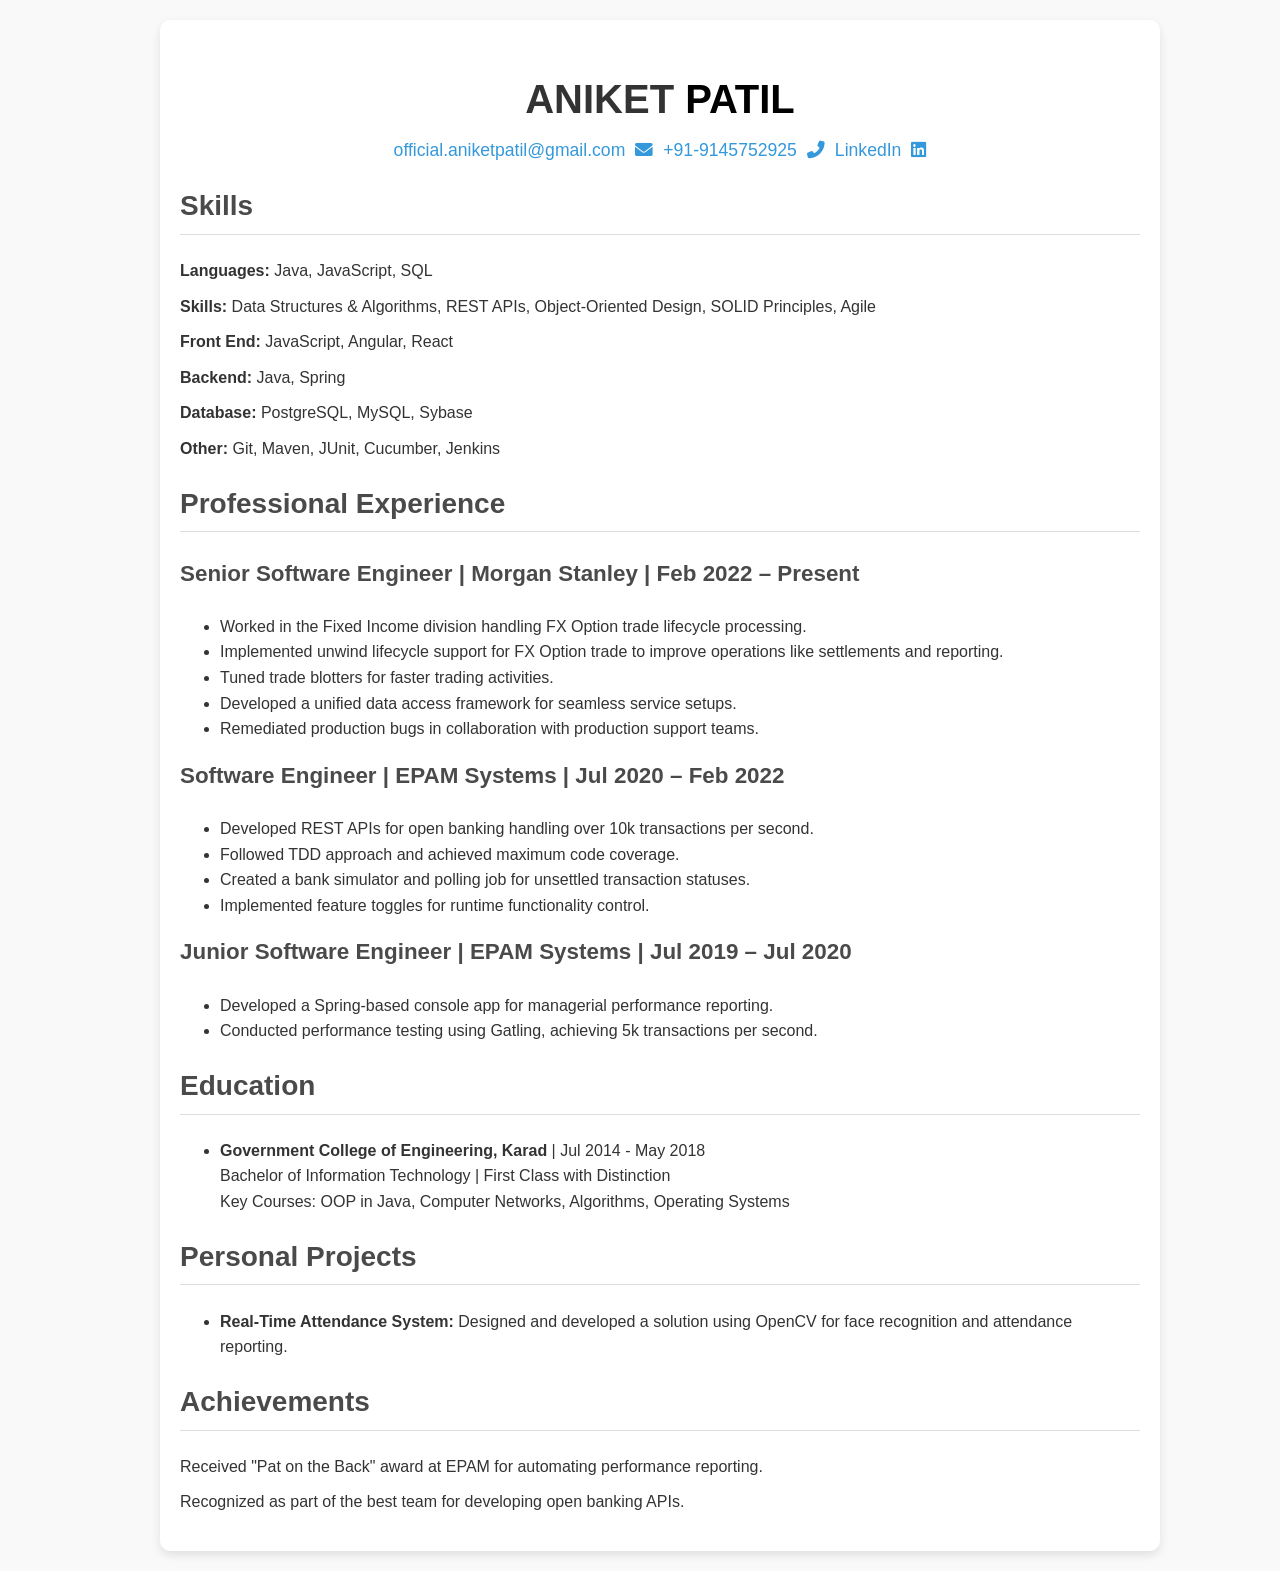
<file: profile/index.html>
<!DOCTYPE html>
<html lang="en">
<head>
    <meta charset="UTF-8">
    <meta name="viewport" content="width=device-width, initial-scale=1.0">
    <title>Aniket Patil - Resume</title>
    <script src="https://platform.linkedin.com/badges/js/profile.js" async defer></script> <!-- LinkedIn Badge Script -->
    <link href="https://cdnjs.cloudflare.com/ajax/libs/font-awesome/6.0.0-beta3/css/all.min.css" rel="stylesheet"> <!-- FontAwesome for Icons -->
    <style>
        /* General Styles */
        body {
            font-family: Arial, sans-serif;
            line-height: 1.6;
            margin: 0;
            padding: 0;
            color: #333;
            background-color: #f9f9f9;
            display: flex;
            justify-content: center; /* Center content horizontally */
            align-items: flex-start; /* Align content at the top of the viewport */
            min-height: 100%; /* Ensure the body stretches to fill the height of the viewport */
        }

        .main-container {
            width: 100%;
            max-width: 1000px; /* Max width of the resume */
            padding: 20px;
            box-sizing: border-box;
        }

        /* Resume Section */
        .resume-container {
            margin: 0 auto; /* Center the resume container */
            padding: 20px;
            background-color: #fff;
            box-shadow: 0 4px 10px rgba(0, 0, 0, 0.1);
            border-radius: 10px;
            width: 100%; /* Ensures it fills available space */
        }

        header h1 {
            margin-bottom: 5px;
            color: #333;
            font-size: 2.5em;
            font-weight: 700;
            cursor: pointer; /* Add cursor pointer to indicate it's clickable */
            text-align: center;
        }

        h2, h3 {
            color: #4A4A4A;
            font-weight: 600;
        }

        h2 {
            font-size: 1.75em;
            margin-top: 20px;
            border-bottom: 1px solid #ddd;
            padding-bottom: 5px;
        }

        h3 {
            font-size: 1.4em;
            margin-top: 15px;
        }

        .skills, .achievements {
            list-style: none;
            padding-left: 0;
        }

        .skills div, .achievements li {
            margin-bottom: 10px;
        }

        /* Mobile Styles */
        @media (max-width: 768px) {
            .resume-container {
                width: 100%;
                padding: 15px;
            }

            header h1 {
                font-size: 2.2em;
            }

            h2 {
                font-size: 1.5em;
            }

            h3 {
                font-size: 1.2em;
            }

            .skills div, .achievements li {
                font-size: 1.1em;
            }

            /* LinkedIn Link as an Icon in Mobile */
            .contact-info a#linkedin-link {
                display: none; /* Hide text link on mobile */
            }

            .contact-info a#linkedin-icon {
                display: inline-block;
                font-size: 1.5em;
                color: #3498db;
                text-decoration: none;
            }

            .contact-info a#linkedin-icon:hover {
                text-decoration: none;
                color: #2980b9;
            }

            /* Email as an Icon */
            .contact-info a#email-link {
                display: none; /* Hide email text link on mobile */
            }

            .contact-info a#email-icon {
                display: inline-block;
                font-size: 1.5em;
                color: #3498db;
                text-decoration: none;
            }

            .contact-info a#email-icon:hover {
                text-decoration: none;
                color: #2980b9;
            }

            /* Mobile number as an Icon */
            .contact-info a#phone-link {
                display: none; /* Hide phone number text link on mobile */
            }

            .contact-info a#phone-icon {
                display: inline-block;
                font-size: 1.5em;
                color: #3498db;
                text-decoration: none;
            }

            .contact-info a#phone-icon:hover {
                text-decoration: none;
                color: #2980b9;
            }
        }

        /* LinkedIn Badge Styles */
        .linkedin-badge {
            display: none; /* Initially hidden */
            position: absolute;
            top: 50px; /* Adjust the position as needed */
            left: 50%;
            transform: translateX(-50%);
            z-index: 100;
            box-shadow: 0 4px 6px rgba(0, 0, 0, 0.2);
        }

        .linkedin-badge.show {
            display: block; /* Show badge when hovered */
        }

        /* Contact Info Styles */
        .contact-info {
            display: flex;
            justify-content: center;
            gap: 10px;
            font-size: 1.1em;
        }

        .contact-info a {
            text-decoration: none;
            color: #3498db;
        }

        .contact-info a:hover {
            text-decoration: underline;
        }
    </style>
</head>
<body>

<div class="main-container">
    <!-- Resume Content Section -->
    <div class="resume-container">
        <header>
            <h1 id="profile-heading">ANIKET <span style='color: black;'>PATIL</span></h1>

            <!-- Contact Info Card -->
            <div class="contact-card">
                <div class="contact-info">
                    <!-- Email (Visible on larger screens, icon on mobile) -->
                    <span><a href="mailto:official.aniketpatil@gmail.com" id="email-link">official.aniketpatil@gmail.com</a></span>
                    <span><a href="mailto:official.aniketpatil@gmail.com" id="email-icon"><i class="fas fa-envelope"></i></a></span>

                    <!-- Phone Number (Visible on larger screens, icon on mobile) -->
                    <span><a href="tel:+919145752925" id="phone-link">+91-9145752925</a></span>
                    <span><a href="tel:+919145752925" id="phone-icon"><i class="fas fa-phone-alt"></i></a></span>

                    <!-- LinkedIn Link (Visible on larger screens, icon on mobile) -->
                    <span><a target="_blank" href="https://in.linkedin.com/in/aniket-patil32" id="linkedin-link">LinkedIn</a></span>
                    <span><a href="https://in.linkedin.com/in/aniket-patil32" target="_blank" id="linkedin-icon"><i class="fab fa-linkedin"></i></a></span>
                </div>
            </div>

            <!-- LinkedIn Badge -->
            <div class="badge-base LI-profile-badge linkedin-badge" data-locale="en_US" data-size="large" data-theme="light" data-type="HORIZONTAL" data-vanity="aniket-patil32" data-version="v1">
                <a class="badge-base__link LI-simple-link" href="https://in.linkedin.com/in/aniket-patil32?trk=profile-badge" target="_blank" aria-label="Aniket Patil LinkedIn Profile"></a>
            </div>
        </header>

        <section class="section">
            <h2>Skills</h2>
            <div class="skills">
                <div><strong>Languages:</strong> Java, JavaScript, SQL</div>
                <div><strong>Skills:</strong> Data Structures & Algorithms, REST APIs, Object-Oriented Design, SOLID Principles, Agile</div>
                <div><strong>Front End:</strong> JavaScript, Angular, React</div>
                <div><strong>Backend:</strong> Java, Spring</div>
                <div><strong>Database:</strong> PostgreSQL, MySQL, Sybase</div>
                <div><strong>Other:</strong> Git, Maven, JUnit, Cucumber, Jenkins</div>
            </div>
        </section>

        <section class="section">
            <h2>Professional Experience</h2>
            <div>
                <h3>Senior Software Engineer | Morgan Stanley | Feb 2022 – Present</h3>
                <ul>
                    <li>Worked in the Fixed Income division handling FX Option trade lifecycle processing.</li>
                    <li>Implemented unwind lifecycle support for FX Option trade to improve operations like settlements and reporting.</li>
                    <li>Tuned trade blotters for faster trading activities.</li>
                    <li>Developed a unified data access framework for seamless service setups.</li>
                    <li>Remediated production bugs in collaboration with production support teams.</li>
                </ul>
            </div>

            <div>
                <h3>Software Engineer | EPAM Systems | Jul 2020 – Feb 2022</h3>
                <ul>
                    <li>Developed REST APIs for open banking handling over 10k transactions per second.</li>
                    <li>Followed TDD approach and achieved maximum code coverage.</li>
                    <li>Created a bank simulator and polling job for unsettled transaction statuses.</li>
                    <li>Implemented feature toggles for runtime functionality control.</li>
                </ul>
            </div>

            <div>
                <h3>Junior Software Engineer | EPAM Systems | Jul 2019 – Jul 2020</h3>
                <ul>
                    <li>Developed a Spring-based console app for managerial performance reporting.</li>
                    <li>Conducted performance testing using Gatling, achieving 5k transactions per second.</li>
                </ul>
            </div>
        </section>

        <section class="section">
            <h2>Education</h2>
            <ul class="education">
                <li>
                    <strong>Government College of Engineering, Karad</strong> | Jul 2014 - May 2018
                    <br>Bachelor of Information Technology | First Class with Distinction
                    <br>Key Courses: OOP in Java, Computer Networks, Algorithms, Operating Systems
                </li>
            </ul>
        </section>

        <section class="section">
            <h2>Personal Projects</h2>
            <ul class="projects">
                <li>
                    <strong>Real-Time Attendance System:</strong>
                    Designed and developed a solution using OpenCV for face recognition and attendance reporting.
                </li>
            </ul>
        </section>

        <section class="section">
            <h2>Achievements</h2>
            <ul class="achievements">
                <li>Received "Pat on the Back" award at EPAM for automating performance reporting.</li>
                <li>Recognized as part of the best team for developing open banking APIs.</li>
            </ul>
        </section>
    </div>

</div>

<script>
    const linkedinLink = document.getElementById('linkedin-link');
    const linkedinBadge = document.querySelector('.linkedin-badge');

    // Show the LinkedIn badge when the LinkedIn link is clicked
    // linkedinLink.addEventListener('click', (event) => {
    //     event.stopPropagation(); // Prevent event from bubbling up
    //     linkedinBadge.classList.add('show');
    // });

    // // Close the LinkedIn badge if the user clicks outside the badge or the LinkedIn link
    // document.addEventListener('click', (event) => {
    //     if (!linkedinBadge.contains(event.target) && event.target !== linkedinLink) {
    //         linkedinBadge.classList.remove('show');
    //     }
    // });

    // // Prevent closing the badge when clicking inside the badge
    // linkedinBadge.addEventListener('click', (event) => {
    //     event.stopPropagation(); // Prevent event from bubbling up
    // });
</script>

</body>
</html>
</file>
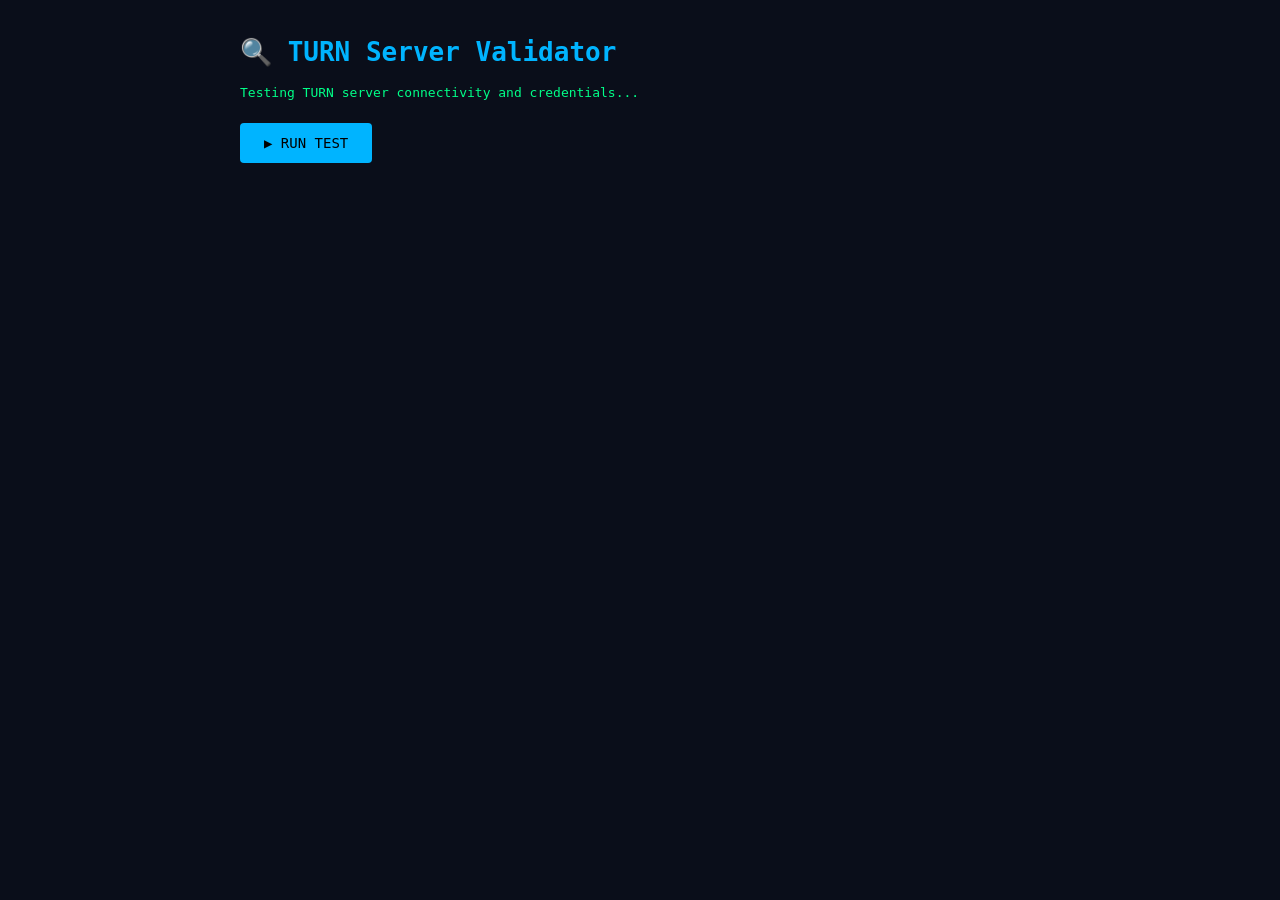
<file: turn-test.html>
<!DOCTYPE html>
<html>
<head>
  <meta charset="UTF-8">
  <meta name="viewport" content="width=device-width, initial-scale=1.0">
  <title>TURN Server Validator</title>
  <style>
    body {
      font-family: monospace;
      background: #0a0e1a;
      color: #00ff88;
      padding: 20px;
      max-width: 800px;
      margin: 0 auto;
    }
    h1 { color: #00b4ff; }
    .status { padding: 10px; margin: 10px 0; border-radius: 4px; }
    .success { background: rgba(0, 255, 136, 0.1); border: 1px solid #00ff88; }
    .error { background: rgba(255, 68, 85, 0.1); border: 1px solid #ff4455; color: #ff4455; }
    .warning { background: rgba(255, 171, 0, 0.1); border: 1px solid #ffab00; color: #ffab00; }
    .info { background: rgba(0, 180, 255, 0.1); border: 1px solid #00b4ff; color: #00b4ff; }
    button {
      background: #00b4ff;
      color: #000;
      border: none;
      padding: 12px 24px;
      font-family: monospace;
      font-size: 14px;
      cursor: pointer;
      border-radius: 4px;
      margin: 10px 0;
    }
    button:hover { background: #00d4ff; }
    pre { background: rgba(255,255,255,0.05); padding: 10px; overflow-x: auto; }
  </style>
</head>
<body>
  <h1>🔍 TURN Server Validator</h1>
  <p>Testing TURN server connectivity and credentials...</p>
  
  <button onclick="testTurnServers()">▶ RUN TEST</button>
  
  <div id="results"></div>

  <script>
    const iceServers = [
      { urls: "stun:stun.l.google.com:19302" },
      { urls: "stun:stun1.l.google.com:19302" },
      {
        urls: [
          "turn:openrelay.metered.ca:80",
          "turn:openrelay.metered.ca:443",
          "turn:openrelay.metered.ca:443?transport=tcp"
        ],
        username: "openrelayproject",
        credential: "openrelayproject",
      },
    ];

    function log(msg, type = 'info') {
      const div = document.createElement('div');
      div.className = `status ${type}`;
      div.innerHTML = msg;
      document.getElementById('results').appendChild(div);
    }

    async function testTurnServers() {
      document.getElementById('results').innerHTML = '';
      log('🚀 Starting TURN server validation...', 'info');
      
      const pc = new RTCPeerConnection({ iceServers });
      const candidates = [];
      
      pc.onicecandidate = (e) => {
        if (e.candidate) {
          candidates.push(e.candidate);
          const type = e.candidate.type;
          const protocol = e.candidate.protocol;
          const address = e.candidate.address || e.candidate.ip;
          
          log(`✓ ICE Candidate: <b>${type}</b> via ${protocol} (${address})`, 
              type === 'relay' ? 'success' : 'warning');
        } else {
          log('✓ ICE gathering complete', 'info');
          analyzeCandidates(candidates);
        }
      };

      pc.onicegatheringstatechange = () => {
        log(`ICE Gathering State: <b>${pc.iceGatheringState}</b>`, 'info');
      };

      pc.oniceconnectionstatechange = () => {
        log(`ICE Connection State: <b>${pc.iceConnectionState}</b>`, 'info');
      };

      // Create dummy data channel to trigger ICE gathering
      pc.createDataChannel('test');
      
      try {
        const offer = await pc.createOffer();
        await pc.setLocalDescription(offer);
        log('✓ Created offer and started ICE gathering', 'success');
      } catch (err) {
        log(`✗ Error: ${err.message}`, 'error');
      }

      // Wait for gathering to complete
      setTimeout(() => {
        if (pc.iceGatheringState !== 'complete') {
          log('⚠ ICE gathering timeout - may indicate network issues', 'warning');
        }
        pc.close();
      }, 10000);
    }

    function analyzeCandidates(candidates) {
      const types = {
        host: candidates.filter(c => c.type === 'host').length,
        srflx: candidates.filter(c => c.type === 'srflx').length,
        relay: candidates.filter(c => c.type === 'relay').length,
      };

      log('<br><b>📊 SUMMARY:</b>', 'info');
      log(`Host candidates: ${types.host}`, types.host > 0 ? 'success' : 'error');
      log(`Server reflexive (STUN): ${types.srflx}`, types.srflx > 0 ? 'success' : 'warning');
      log(`Relay (TURN): ${types.relay}`, types.relay > 0 ? 'success' : 'error');

      if (types.relay === 0) {
        log('<br><b>❌ TURN SERVER FAILED</b><br>No relay candidates found. Possible causes:<br>' +
            '• Invalid credentials<br>' +
            '• TURN server unreachable<br>' +
            '• Firewall blocking TURN ports<br>' +
            '• Credentials expired', 'error');
      } else {
        log(`<br><b>✅ TURN SERVER WORKING</b><br>Found ${types.relay} relay candidate(s)`, 'success');
      }

      log('<br><b>All Candidates:</b><pre>' + 
          JSON.stringify(candidates.map(c => ({
            type: c.type,
            protocol: c.protocol,
            address: c.address || c.ip,
            port: c.port
          })), null, 2) + '</pre>', 'info');
    }
  </script>
</body>
</html>
</file>
